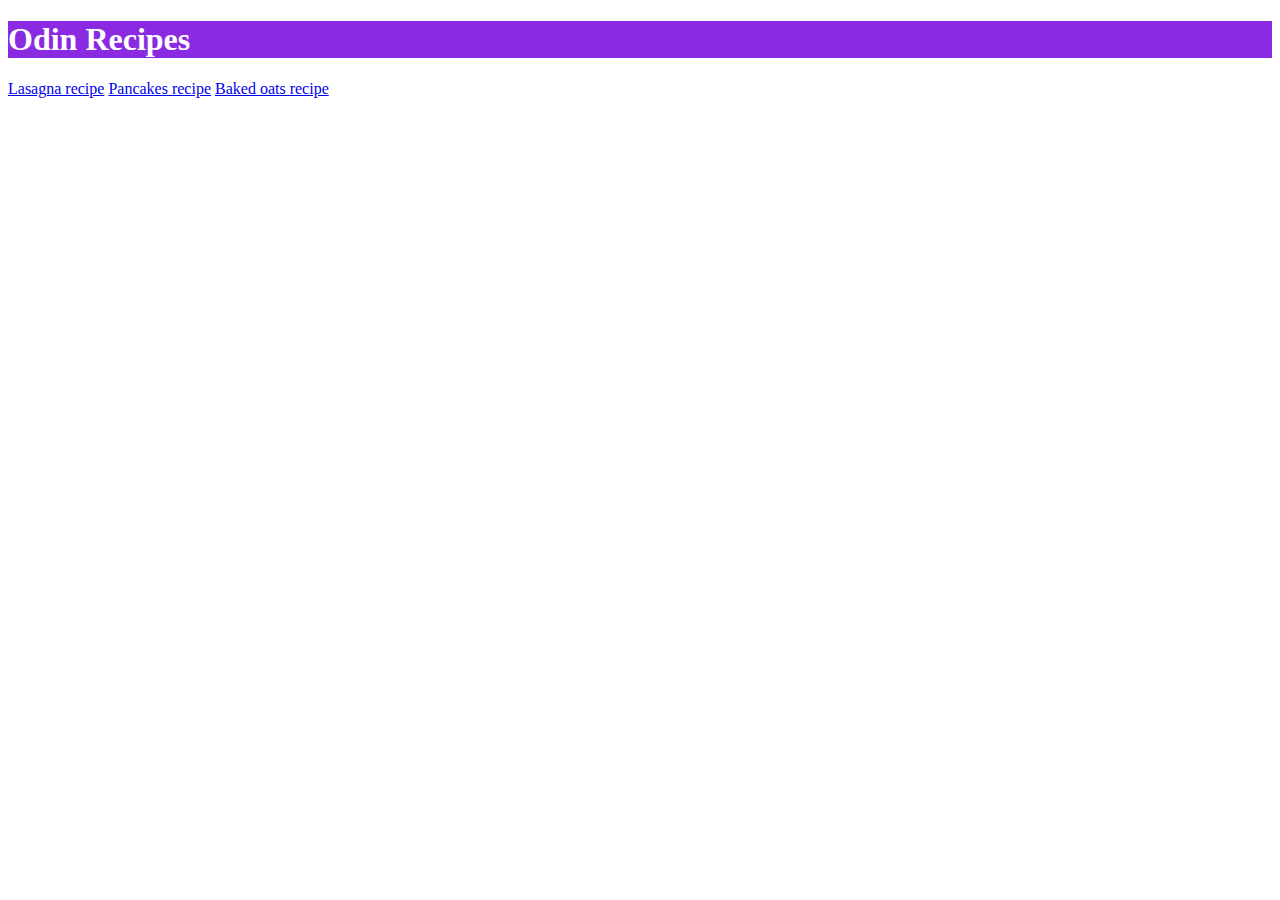
<file: index.html>
<!DOCTYPE html>
<html lang="en">
<head>
    <meta charset="UTF-8">
    <meta http-equiv="X-UA-Compatible" content="IE=edge">
    <meta name="viewport" content="width=device-width, initial-scale=1.0">
    <title>Document</title>
    <link rel="stylesheet" href="styles.css" />
</head>
<body>
    <h1 id="title">Odin Recipes</h1>
    <ul>
    <a href="recipes/lasagna.html">Lasagna recipe</a>
    <a href="recipes/pancakes.html">Pancakes recipe</a>
    <a href="recipes/oats.html">Baked oats recipe</a>
    
    </ul>
</body>
</html>
</file>
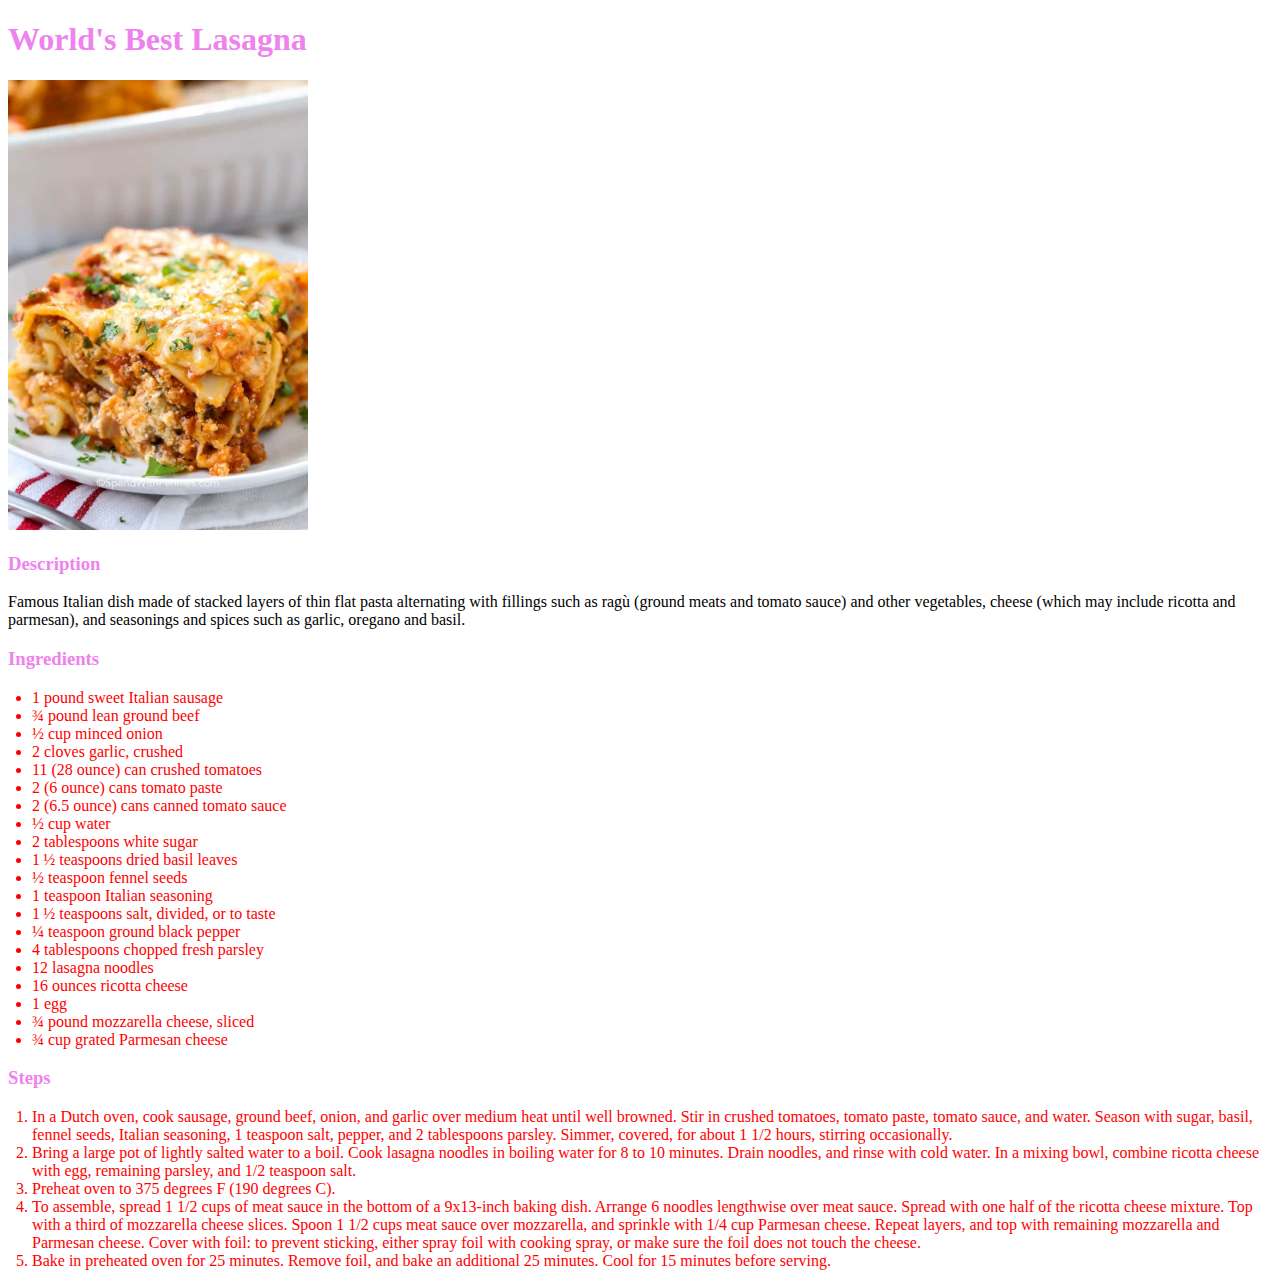
<file: recipes/lasagna.html>
<!DOCTYPE html>
<html lang="en">
<head>
    <meta charset="UTF-8">
    <meta http-equiv="X-UA-Compatible" content="IE=edge">
    <meta name="viewport" content="width=device-width, initial-scale=1.0">
    <link rel="stylesheet" href="styles.css" />
    <title>Document</title>
</head>
<body>
    <h1 id="title">World's Best Lasagna</h1>
    <img src="lasagna.jpg" alt="Lasagna pic">
    <h3>Description</h3>
    <p>Famous Italian dish made of stacked layers of thin flat pasta alternating with fillings such as ragù (ground meats and tomato sauce) and other vegetables, cheese (which may include ricotta and parmesan), and seasonings and spices such as garlic, oregano and basil.</p>
    <h3>Ingredients</h3>
    <ul><li> 1 pound sweet Italian sausage</li>
        <li>¾ pound lean ground beef</li>
       <li> ½ cup minced onion</li>
       <li> 2 cloves garlic, crushed</li>
       <li> 11 (28 ounce) can crushed tomatoes</li>
        <li>2 (6 ounce) cans tomato paste</li>
       <li> 2 (6.5 ounce) cans canned tomato sauce</li>
       <li> ½ cup water</li>
       <li> 2 tablespoons white sugar</li>
        <li>1 ½ teaspoons dried basil leaves</li>
       <li> ½ teaspoon fennel seeds</li>
       <li> 1 teaspoon Italian seasoning</li>
       <li> 1 ½ teaspoons salt, divided, or to taste</li>
       <li> ¼ teaspoon ground black pepper</li>
        <li>4 tablespoons chopped fresh parsley</li>
       <li> 12 lasagna noodles</li>
       <li> 16 ounces ricotta cheese</li>
       <li> 1 egg</li>
        <li>¾ pound mozzarella cheese, sliced</li>
       <li> ¾ cup grated Parmesan cheese</li>
    </ul>
    <h3>Steps</h3>
    <ol>
        <li> In a Dutch oven, cook sausage, ground beef, onion, and garlic over medium heat until well browned. Stir in crushed tomatoes, tomato paste, tomato sauce, and water. Season with sugar, basil, fennel seeds, Italian seasoning, 1 teaspoon salt, pepper, and 2 tablespoons parsley. Simmer, covered, for about 1 1/2 hours, stirring occasionally.</li>
        <li> Bring a large pot of lightly salted water to a boil. Cook lasagna noodles in boiling water for 8 to 10 minutes. Drain noodles, and rinse with cold water. In a mixing bowl, combine ricotta cheese with egg, remaining parsley, and 1/2 teaspoon salt.</li>
       <li> Preheat oven to 375 degrees F (190 degrees C).</li>
       <li> To assemble, spread 1 1/2 cups of meat sauce in the bottom of a 9x13-inch baking dish. Arrange 6 noodles lengthwise over meat sauce. Spread with one half of the ricotta cheese mixture. Top with a third of mozzarella cheese slices. Spoon 1 1/2 cups meat sauce over mozzarella, and sprinkle with 1/4 cup Parmesan cheese. Repeat layers, and top with remaining mozzarella and Parmesan cheese. Cover with foil: to prevent sticking, either spray foil with cooking spray, or make sure the foil does not touch the cheese.</li>
       <li> Bake in preheated oven for 25 minutes. Remove foil, and bake an additional 25 minutes. Cool for 15 minutes before serving.</li>
    </ol>

</body>
</html>
</file>
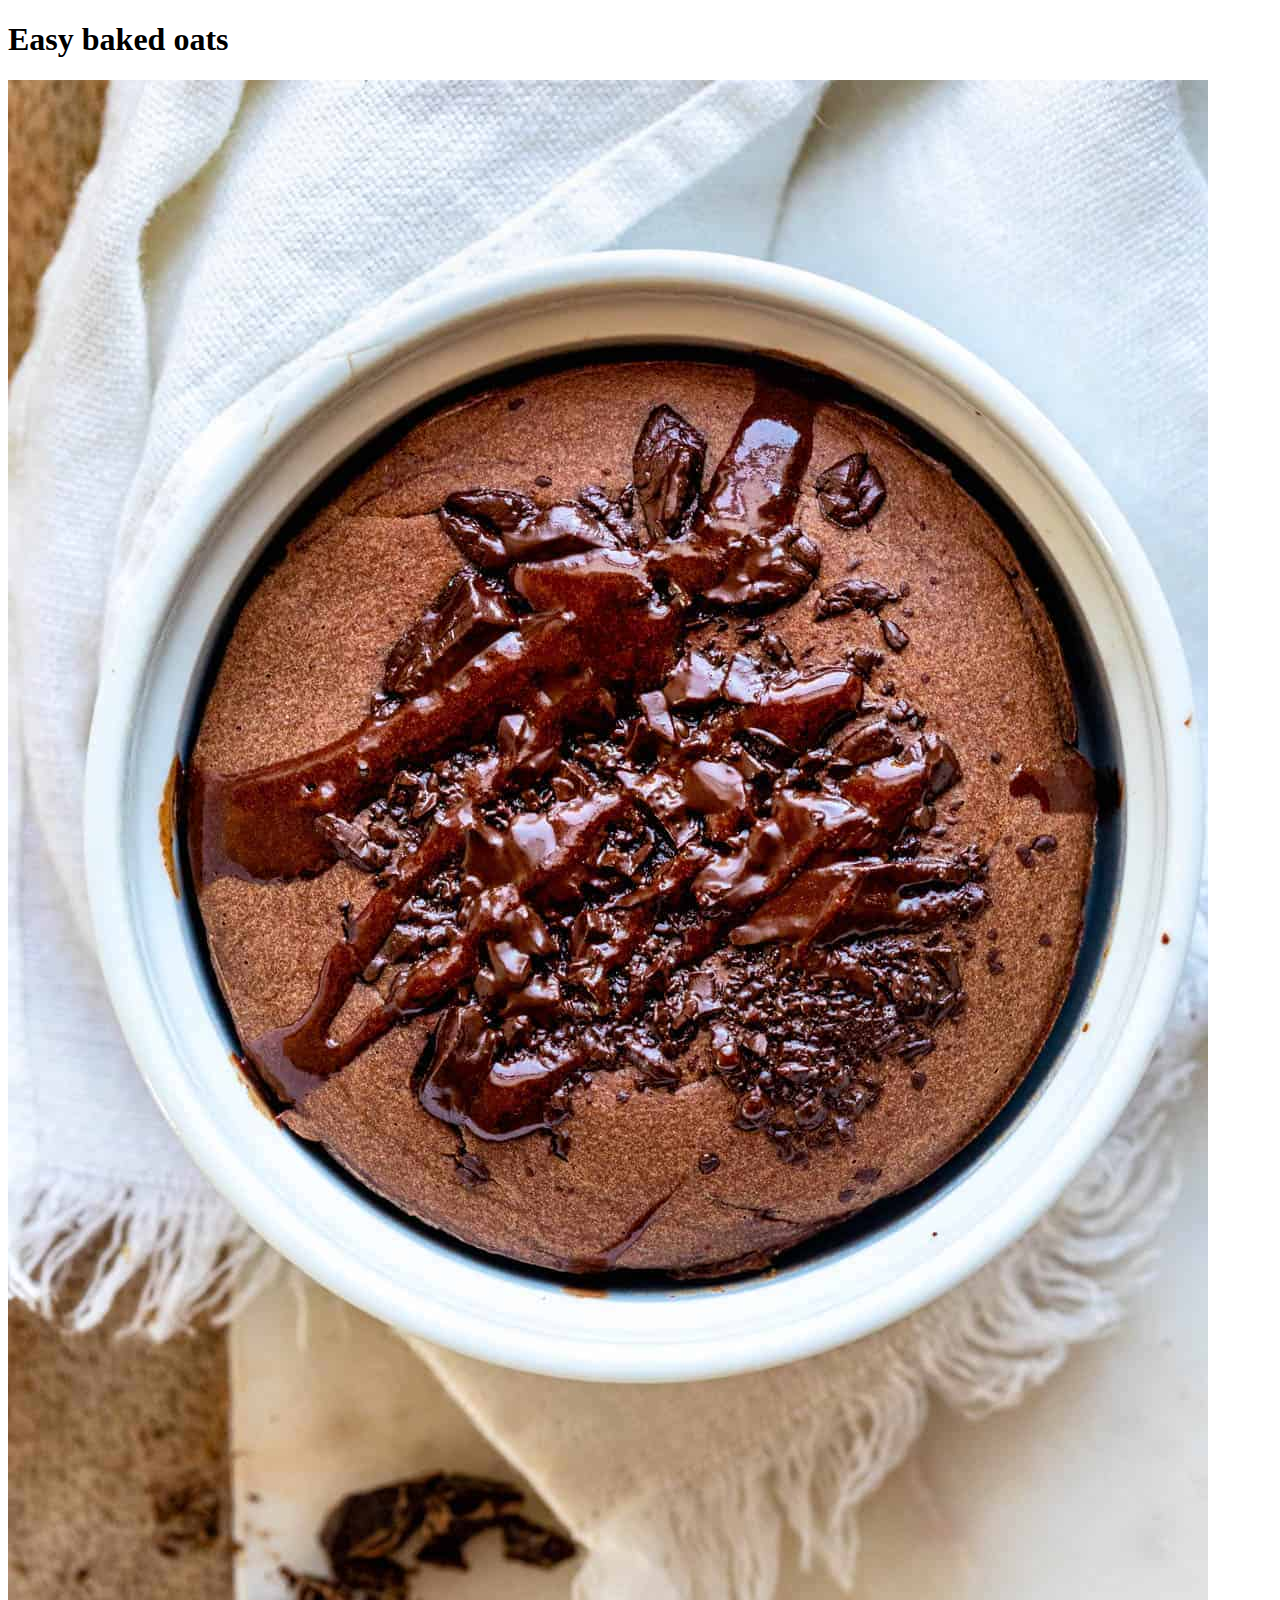
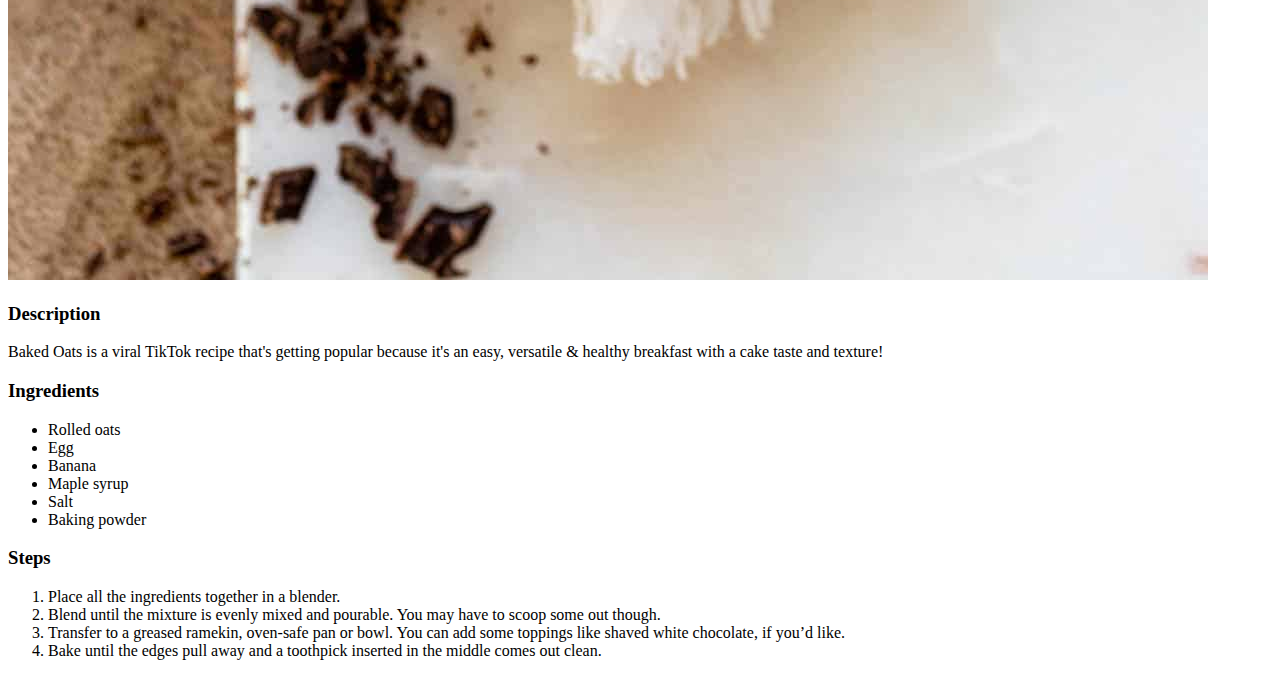
<file: recipes/oats.html>
<!DOCTYPE html>
<html lang="en">
<head>
    <meta charset="UTF-8">
    <meta http-equiv="X-UA-Compatible" content="IE=edge">
    <meta name="viewport" content="width=device-width, initial-scale=1.0">
    <title>Document</title>
</head>
<body>
    <h1>Easy baked oats</h1>
    <img src="oats.jpg" alt="Baked oats pic">
    <h3>Description</h3>
    <p>Baked Oats is a viral TikTok recipe that's getting popular because it's an easy, versatile & healthy breakfast with a cake taste and texture!</p>
    <h3>Ingredients</h3>
    <ul><li>Rolled oats</li>
        <li>Egg</li>
       <li>Banana</li>
       <li>Maple syrup</li>
       <li>Salt</li>
       <li>Baking powder</li>
    </ul>
    <h3>Steps</h3>
    <ol>
        <li> Place all the ingredients together in a blender.</li>
        <li> Blend until the mixture is evenly mixed and pourable. You may have to scoop some out though.</li>
       <li> Transfer to a greased ramekin, oven-safe pan or bowl. You can add some toppings like shaved white chocolate, if you’d like.</li>
       <li> Bake until the edges pull away and a toothpick inserted in the middle comes out clean.</li>
    </ol>
</body>
</html>
</file>
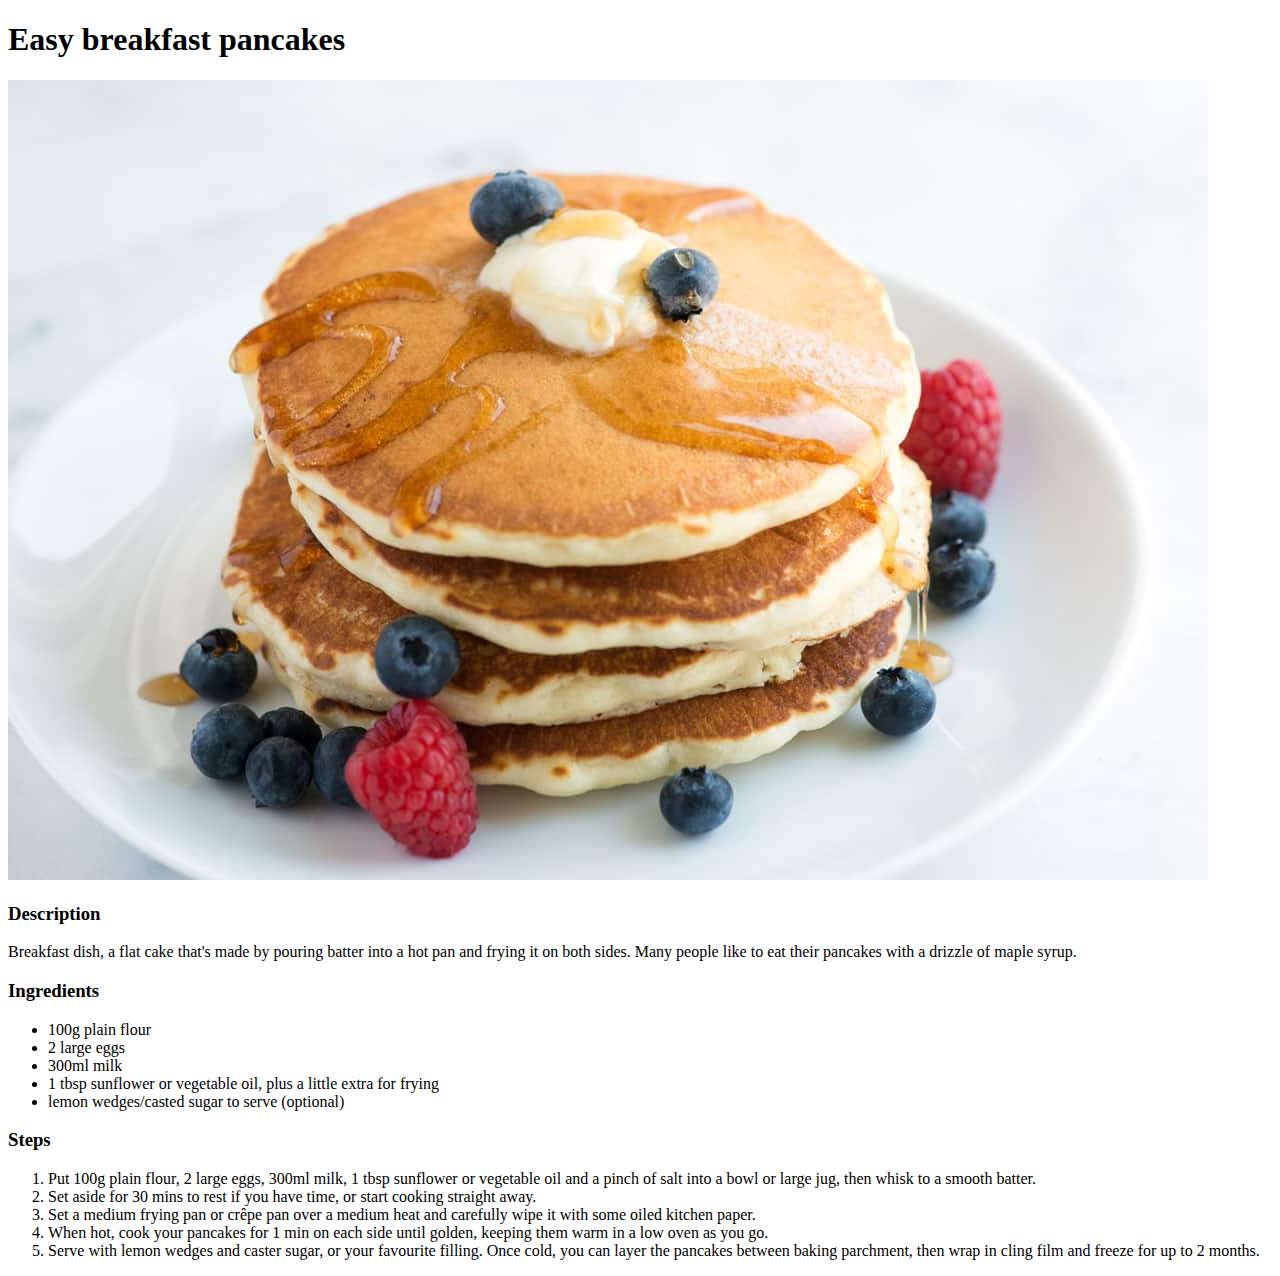
<file: recipes/pancakes.html>
<!DOCTYPE html>
<html lang="en">
<head>
    <meta charset="UTF-8">
    <meta http-equiv="X-UA-Compatible" content="IE=edge">
    <meta name="viewport" content="width=device-width, initial-scale=1.0">
    <title>Document</title>
</head>
<body>
    <!DOCTYPE html>
<html lang="en">
<head>
    <meta charset="UTF-8">
    <meta http-equiv="X-UA-Compatible" content="IE=edge">
    <meta name="viewport" content="width=device-width, initial-scale=1.0">
    <title>Document</title>
</head>
<body>
    <h1>Easy breakfast pancakes</h1>
    <img src="pancakes.jpg" alt="Pancakes pic">
    <h3>Description</h3>
    <p>Breakfast dish, a flat cake that's made by pouring batter into a hot pan and frying it on both sides. Many people like to eat their pancakes with a drizzle of maple syrup.</p>
    <h3>Ingredients</h3>
    <ul><li> 100g plain flour</li>
        <li>2 large eggs</li>
       <li> 300ml milk</li>
       <li> 1 tbsp sunflower or vegetable oil, plus a little extra for frying</li>
       <li> lemon wedges/casted sugar to serve (optional)</li>
    </ul>
    <h3>Steps</h3>
    <ol>
        <li> Put 100g plain flour, 2 large eggs, 300ml milk, 1 tbsp sunflower or vegetable oil and a pinch of salt into a bowl or large jug, then whisk to a smooth batter.</li>
        <li> Set aside for 30 mins to rest if you have time, or start cooking straight away.</li>
       <li> Set a medium frying pan or crêpe pan over a medium heat and carefully wipe it with some oiled kitchen paper.</li>
       <li> When hot, cook your pancakes for 1 min on each side until golden, keeping them warm in a low oven as you go.</li>
       <li> Serve with lemon wedges and caster sugar, or your favourite filling. Once cold, you can layer the pancakes between baking parchment, then wrap in cling film and freeze for up to 2 months.</li>
    </ol>

</body>
</html>
</body>
</html>
</file>
<file: styles.css>
#title {
    color: white;
    background-color: blueviolet;
  }
  
ul {
    list-style: none;
    padding: 0;
    margin: 0;
  }

li {
    padding-left: 1em; 
    text-indent: -.7em;
  }
  
  li::before {
    content: "• ";
    color: red; /* or whatever color you prefer */
  }
</file>
<file: recipes/styles.css>
img {
    height: auto;
    width: 300px;
  }
  #title {
      color: violet;
  }
  h3 {
    color: violet;
  }
  li {
    content: "•"; 
    color: red;
    margin-left: -1em
  }
</file>
